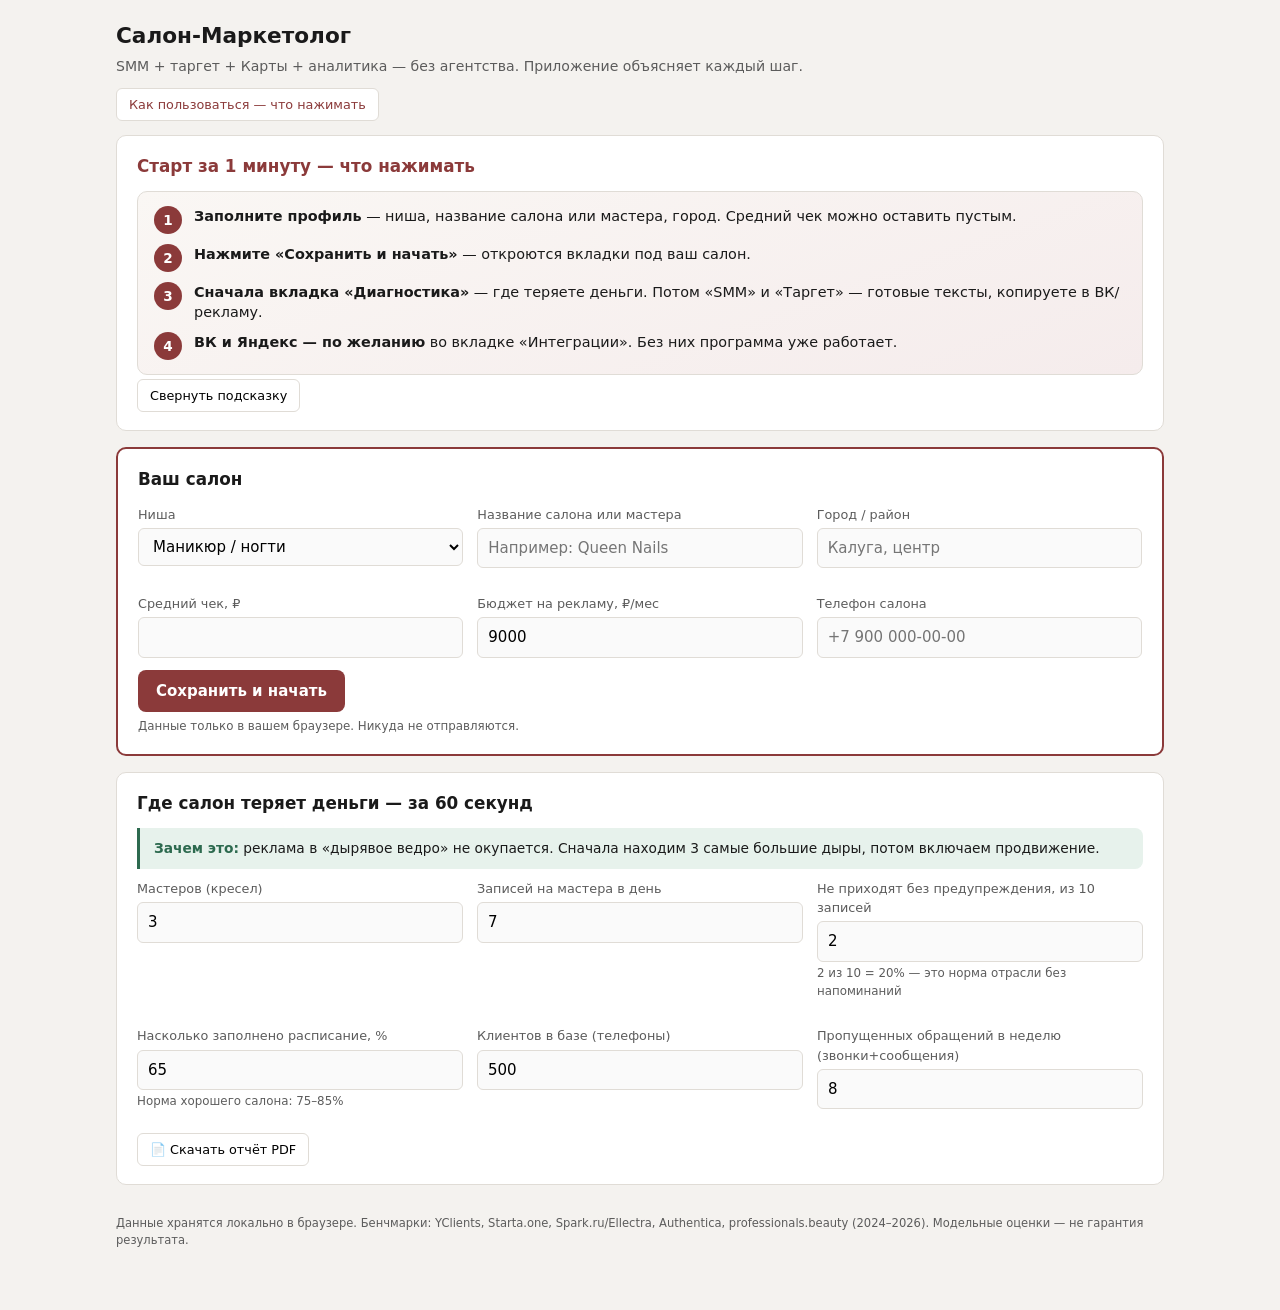
<file: docs/index.html>
<!DOCTYPE html>
<html lang="ru">
<head>
  <meta charset="UTF-8">
  <meta name="viewport" content="width=device-width, initial-scale=1">
  <title>Салон-Маркетолог — всё продвижение в одном месте</title>
  <link rel="stylesheet" href="styles.css">
</head>
<body>
  <div class="wrap">
    <header class="app-head">
      <h1>Салон-Маркетолог</h1>
      <div class="sub">SMM + таргет + Карты + аналитика — без агентства. Приложение объясняет каждый шаг.</div>
      <button type="button" class="ghost howto-toggle" id="howto-toggle">Как пользоваться — что нажимать</button>
    </header>

    <!-- Всегда видно: короткое «что нажимать» (не прячется после сохранения профиля) -->
    <div class="card howto-card" id="howto-panel">
      <h2>Старт за 1 минуту — что нажимать</h2>
      <div class="howto" id="howto-start">
        <div class="howto-step"><span class="howto-num">1</span><div><b>Заполните профиль</b> — ниша, название салона или мастера, город. Средний чек можно оставить пустым.</div></div>
        <div class="howto-step"><span class="howto-num">2</span><div><b>Нажмите «Сохранить и начать»</b> — откроются вкладки под ваш салон.</div></div>
        <div class="howto-step"><span class="howto-num">3</span><div><b>Сначала вкладка «Диагностика»</b> — где теряете деньги. Потом «SMM» и «Таргет» — готовые тексты, копируете в ВК/рекламу.</div></div>
        <div class="howto-step"><span class="howto-num">4</span><div><b>ВК и Яндекс — по желанию</b> во вкладке «Интеграции». Без них программа уже работает.</div></div>
      </div>
      <button type="button" class="ghost" id="howto-hide">Свернуть подсказку</button>
    </div>

    <!-- Онбординг -->
    <div class="card" id="onboarding">
      <h2>Ваш салон</h2>
      <div class="grid grid-3">
        <div class="field">
          <label for="p-niche">Ниша</label>
          <select id="p-niche"></select>
        </div>
        <div class="field">
          <label for="p-salon">Название салона или мастера</label>
          <input type="text" id="p-salon" placeholder="Например: Queen Nails">
        </div>
        <div class="field">
          <label for="p-city">Город / район</label>
          <input type="text" id="p-city" placeholder="Калуга, центр">
        </div>
        <div class="field">
          <label for="p-check">Средний чек, ₽</label>
          <input type="number" id="p-check" min="300" max="50000" step="100">
        </div>
        <div class="field">
          <label for="p-budget">Бюджет на рекламу, ₽/мес</label>
          <input type="number" id="p-budget" min="0" max="1000000" step="500" value="9000">
        </div>
        <div class="field">
          <label for="p-phone">Телефон салона</label>
          <input type="text" id="p-phone" placeholder="+7 900 000-00-00">
        </div>
      </div>
      <button class="primary" id="p-save">Сохранить и начать</button>
      <div class="hint" style="margin-top:6px">Данные только в вашем браузере. Никуда не отправляются.</div>
    </div>

    <div class="card first-tip" id="first-tip" hidden>
      <div class="howto-inline">
        <b>Что дальше:</b>
        смотрите вкладку <b>Диагностика</b> → потом <b>SMM</b> (посты) → <b>Таргет</b> (реклама).
        ВК/Яндекс подключайте во вкладке <b>Интеграции</b>, когда будете готовы.
        <button type="button" class="ghost" id="first-tip-close">Понятно</button>
      </div>
    </div>

    <div id="profile-bar" style="display:none"></div>

    <nav class="tabs" id="tabs" style="display:none">
      <button data-tab="diag" class="active">📉 Диагностика</button>
      <button data-tab="smm">📝 SMM и контент</button>
      <button data-tab="ads">🎯 Таргет и реклама</button>
      <button data-tab="local">📍 Карты и отзывы</button>
      <button data-tab="analytics">📊 Аналитика</button>
      <button data-tab="integrations">🔌 Интеграции</button>
    </nav>

    <!-- Диагностика -->
    <section class="tab-panel active" id="tab-diag">
      <div class="card">
        <h2>Где салон теряет деньги — за 60 секунд</h2>
        <div class="explain"><b>Зачем это:</b> реклама в «дырявое ведро» не окупается. Сначала находим 3 самые большие дыры, потом включаем продвижение.</div>
        <div class="grid grid-3">
          <div class="field">
            <label for="d-masters">Мастеров (кресел)</label>
            <input type="number" id="d-masters" min="1" max="50" value="3">
          </div>
          <div class="field">
            <label for="d-appts">Записей на мастера в день</label>
            <input type="number" id="d-appts" min="1" max="20" value="7">
          </div>
          <div class="field">
            <label for="d-noshow">Не приходят без предупреждения, из 10 записей</label>
            <input type="number" id="d-noshow" min="0" max="10" value="2" step="0.5">
            <div class="hint">2 из 10 = 20% — это норма отрасли без напоминаний</div>
          </div>
          <div class="field">
            <label for="d-util">Насколько заполнено расписание, %</label>
            <input type="number" id="d-util" min="20" max="100" value="65">
            <div class="hint">Норма хорошего салона: 75–85%</div>
          </div>
          <div class="field">
            <label for="d-base">Клиентов в базе (телефоны)</label>
            <input type="number" id="d-base" min="0" max="100000" value="500">
          </div>
          <div class="field">
            <label for="d-missed">Пропущенных обращений в неделю (звонки+сообщения)</label>
            <input type="number" id="d-missed" min="0" max="500" value="8">
          </div>
        </div>
        <div id="diag-result"></div>
        <button class="ghost no-print" id="pdf-diag" style="margin-top:10px">📄 Скачать отчёт PDF</button>
      </div>
    </section>

    <!-- SMM -->
    <section class="tab-panel" id="tab-smm">
      <div class="card">
        <h2>Контент-план на 14 дней — готовые тексты</h2>
        <div class="explain"><b>Как пользоваться:</b> нажмите «Сгенерировать» — получите 14 постов под вашу нишу с ценами и городом. Кнопка «Копировать» — и пост готов к публикации в ВК. Публикуйте 3–4 поста в неделю + сторис по подсказкам.</div>
        <div class="grid grid-3">
          <div class="field">
            <label for="smm-service">Услуга для акцента</label>
            <select id="smm-service"></select>
          </div>
          <div class="field">
            <label for="smm-price">Цена услуги, ₽</label>
            <input type="number" id="smm-price" min="300" step="100">
          </div>
          <div class="field" style="align-self:end">
            <button class="primary" id="smm-gen">Сгенерировать план</button>
          </div>
        </div>
        <div id="smm-plan"></div>
      </div>
      <div class="card">
        <h2>Оформление сообщества ВК — чеклист</h2>
        <div id="smm-checklist"></div>
      </div>
    </section>

    <!-- Таргет -->
    <section class="tab-panel" id="tab-ads">
      <div class="card">
        <h2>Прогноз: что даст ваш бюджет</h2>
        <div class="explain"><b>Простыми словами:</b> CPL — сколько стоит одна заявка (человек написал/позвонил). Мы делим ваш бюджет на CPL вашей ниши и получаем вилку заявок. Заявка ≠ запись: обычно записывается 50–70% написавших.</div>
        <div class="grid grid-3">
          <div class="field">
            <label for="ads-budget">Бюджет, ₽/мес</label>
            <input type="number" id="ads-budget" min="1000" step="500">
          </div>
          <div class="field">
            <label for="ads-split">Куда направить</label>
            <select id="ads-split">
              <option value="vk">Только ВК</option>
              <option value="yandex">Только Яндекс</option>
              <option value="both" selected>ВК + Яндекс (70/30)</option>
            </select>
          </div>
          <div class="field" style="align-self:end">
            <button class="primary" id="ads-calc">Посчитать прогноз</button>
          </div>
        </div>
        <div id="ads-forecast"></div>
      </div>
      <div class="card">
        <h2>Готовые объявления под вашу нишу</h2>
        <div id="ads-templates"></div>
      </div>
      <div class="card">
        <h2>UTM-метки — чтобы видеть, откуда заявки</h2>
        <div class="explain"><b>Зачем:</b> UTM — это «бирка» на ссылке. По ней в статистике видно: заявка пришла из ВК или из Яндекса. Без меток вы не узнаете, какую рекламу выключить.</div>
        <div class="grid grid-3">
          <div class="field">
            <label for="utm-url">Ссылка (сайт или группа ВК)</label>
            <input type="text" id="utm-url" placeholder="https://vk.com/vash_salon">
          </div>
          <div class="field">
            <label for="utm-source">Источник</label>
            <select id="utm-source">
              <option value="vk">vk</option>
              <option value="yandex">yandex</option>
              <option value="2gis">2gis</option>
              <option value="qr">qr (офлайн)</option>
            </select>
          </div>
          <div class="field">
            <label for="utm-campaign">Название кампании (латиницей)</label>
            <input type="text" id="utm-campaign" value="manicure_june" placeholder="manicure_june">
          </div>
        </div>
        <button class="ghost" id="utm-gen">Собрать ссылку</button>
        <div id="utm-result"></div>
      </div>
    </section>

    <!-- Локалка -->
    <section class="tab-panel" id="tab-local">
      <div class="card">
        <h2>Яндекс.Карты — главный бесплатный канал</h2>
        <div class="explain"><b>Факт:</b> клиентки ищут «маникюр рядом» на Картах чаще, чем в соцсетях. Карточка с рейтингом 4,5+ и полным прайсом даёт записи бесплатно. Отмечайте выполненное — прогресс сохраняется.</div>
        <div id="cl-yandexMaps"></div>
      </div>
      <div class="card">
        <h2>2ГИС</h2>
        <div id="cl-gis"></div>
      </div>
      <div class="card">
        <h2>Сбор отзывов — система, не разовая акция</h2>
        <div id="cl-reviews"></div>
        <h3>Готовые скрипты</h3>
        <div id="review-scripts"></div>
      </div>
    </section>

    <!-- Аналитика -->
    <section class="tab-panel" id="tab-analytics">
      <div class="card">
        <h2>Итоги недели — введите 6 цифр, получите вердикт</h2>
        <div class="explain"><b>Откуда брать цифры:</b> показы и клики — из рекламного кабинета ВК/Яндекса; заявки — сколько написали/позвонили; записи — сколько реально записались; пришли — сколько дошло.</div>
        <div class="grid grid-3">
          <div class="field">
            <label for="an-spend">Потрачено на рекламу, ₽</label>
            <input type="number" id="an-spend" min="0" value="2500">
          </div>
          <div class="field">
            <label for="an-imp">Показы</label>
            <input type="number" id="an-imp" min="0" value="20000">
          </div>
          <div class="field">
            <label for="an-clicks">Клики / переходы</label>
            <input type="number" id="an-clicks" min="0" value="120">
          </div>
          <div class="field">
            <label for="an-leads">Заявки (написали/позвонили)</label>
            <input type="number" id="an-leads" min="0" value="9">
          </div>
          <div class="field">
            <label for="an-books">Записались</label>
            <input type="number" id="an-books" min="0" value="5">
          </div>
          <div class="field">
            <label for="an-visits">Пришли (визиты)</label>
            <input type="number" id="an-visits" min="0" value="4">
          </div>
        </div>
        <button class="primary" id="an-calc">Разобрать неделю</button>
        <div id="an-result"></div>
        <button class="ghost no-print" id="pdf-analytics" style="margin-top:10px">📄 Скачать отчёт PDF</button>
      </div>
    </section>

    <!-- Интеграции -->
    <section class="tab-panel" id="tab-integrations">
      <div class="card" id="file-warn" style="display:none">
        <div class="warn-box"><b>Важно:</b> запустите <b>ЗАПУСК.bat</b> — тогда подключение рекламы работает из приложения.</div>
      </div>
      <div class="card">
        <h2>Подключите рекламу — 1 минута</h2>
        <div class="explain">Всё делается <b>здесь, в приложении</b>. Основной экран не закрывается. Войдите в свой аккаунт в маленьком окне — или вставьте ключ доступа.</div>
        <input type="hidden" id="oauth-backend" value="http://127.0.0.1:8000">
        <div class="connect-cards">
          <div class="connect-card" id="card-vk">
            <div class="connect-icon">ВК</div>
            <h3>ВКонтакте</h3>
            <p class="connect-desc">Реклама в ленте и сторис</p>
            <div id="oauth-vk-badge" class="connect-status">не подключено</div>
            <button class="primary connect-btn" id="oauth-vk-connect">Подключить ВКонтакте</button>
            <button class="ghost connect-disconnect" id="oauth-vk-disconnect">Отключить</button>
          </div>
          <div class="connect-card" id="card-yandex">
            <div class="connect-icon ya">Я</div>
            <h3>Яндекс.Директ</h3>
            <p class="connect-desc">Реклама в поиске и на сайтах</p>
            <div id="oauth-yandex-badge" class="connect-status">не подключено</div>
            <button class="primary connect-btn" id="oauth-yandex-connect">Подключить Яндекс</button>
            <button class="ghost connect-disconnect" id="oauth-yandex-disconnect">Отключить</button>
          </div>
        </div>
      </div>
      <div class="card">
        <h2>Справка по шагам</h2>
        <div class="explain">Если автоподключение не нужно — раскройте карточки ниже. Там те же действия, но вручную.</div>
        <div id="int-list"></div>
      </div>
    </section>

    <footer>
      Данные хранятся локально в браузере. Бенчмарки: YClients, Starta.one, Spark.ru/Ellectra, Authentica, professionals.beauty (2024–2026). Модельные оценки — не гарантия результата.
    </footer>
  </div>

  <div class="toast" id="toast"></div>
  <div id="print-area" class="print-only" aria-hidden="true"></div>

  <!-- Мастер подключения — клиент остаётся в приложении -->
  <div class="connect-modal" id="connect-modal" hidden>
    <div class="connect-modal-box card">
      <button class="connect-modal-close" id="connect-modal-close" type="button" aria-label="Закрыть">×</button>
      <h2 id="connect-modal-title">Подключение</h2>
      <div id="connect-modal-body">
        <div class="connect-steps" id="connect-steps"></div>
        <div class="connect-actions">
          <button class="primary" id="connect-modal-start">Открыть окно входа</button>
          <button class="ghost" id="connect-modal-key-toggle">У меня есть ключ доступа</button>
        </div>
        <div id="connect-key-form" hidden>
          <label for="connect-key-input">Вставьте ключ из кабинета (остаётесь в приложении)</label>
          <input type="password" id="connect-key-input" placeholder="Ключ доступа" autocomplete="off">
          <button class="primary" id="connect-key-save" style="margin-top:10px">Сохранить ключ</button>
        </div>
      </div>
      <div id="connect-modal-wait" hidden>
        <p><b>Ждём вход…</b> Открылось маленькое окно — войдите в аккаунт и нажмите «Разрешить».</p>
        <p class="hint">Эта страница не закрывается. Окно входа закроется само.</p>
        <button class="primary" id="connect-modal-check">Я вошёл — проверить</button>
        <button class="ghost" id="connect-modal-cancel">Отмена</button>
      </div>
      <div id="connect-modal-msg" class="warn-box" hidden></div>
    </div>
  </div>

  <script src="data.js"></script>
  <script src="app.js"></script>
</body>
</html>
</file>
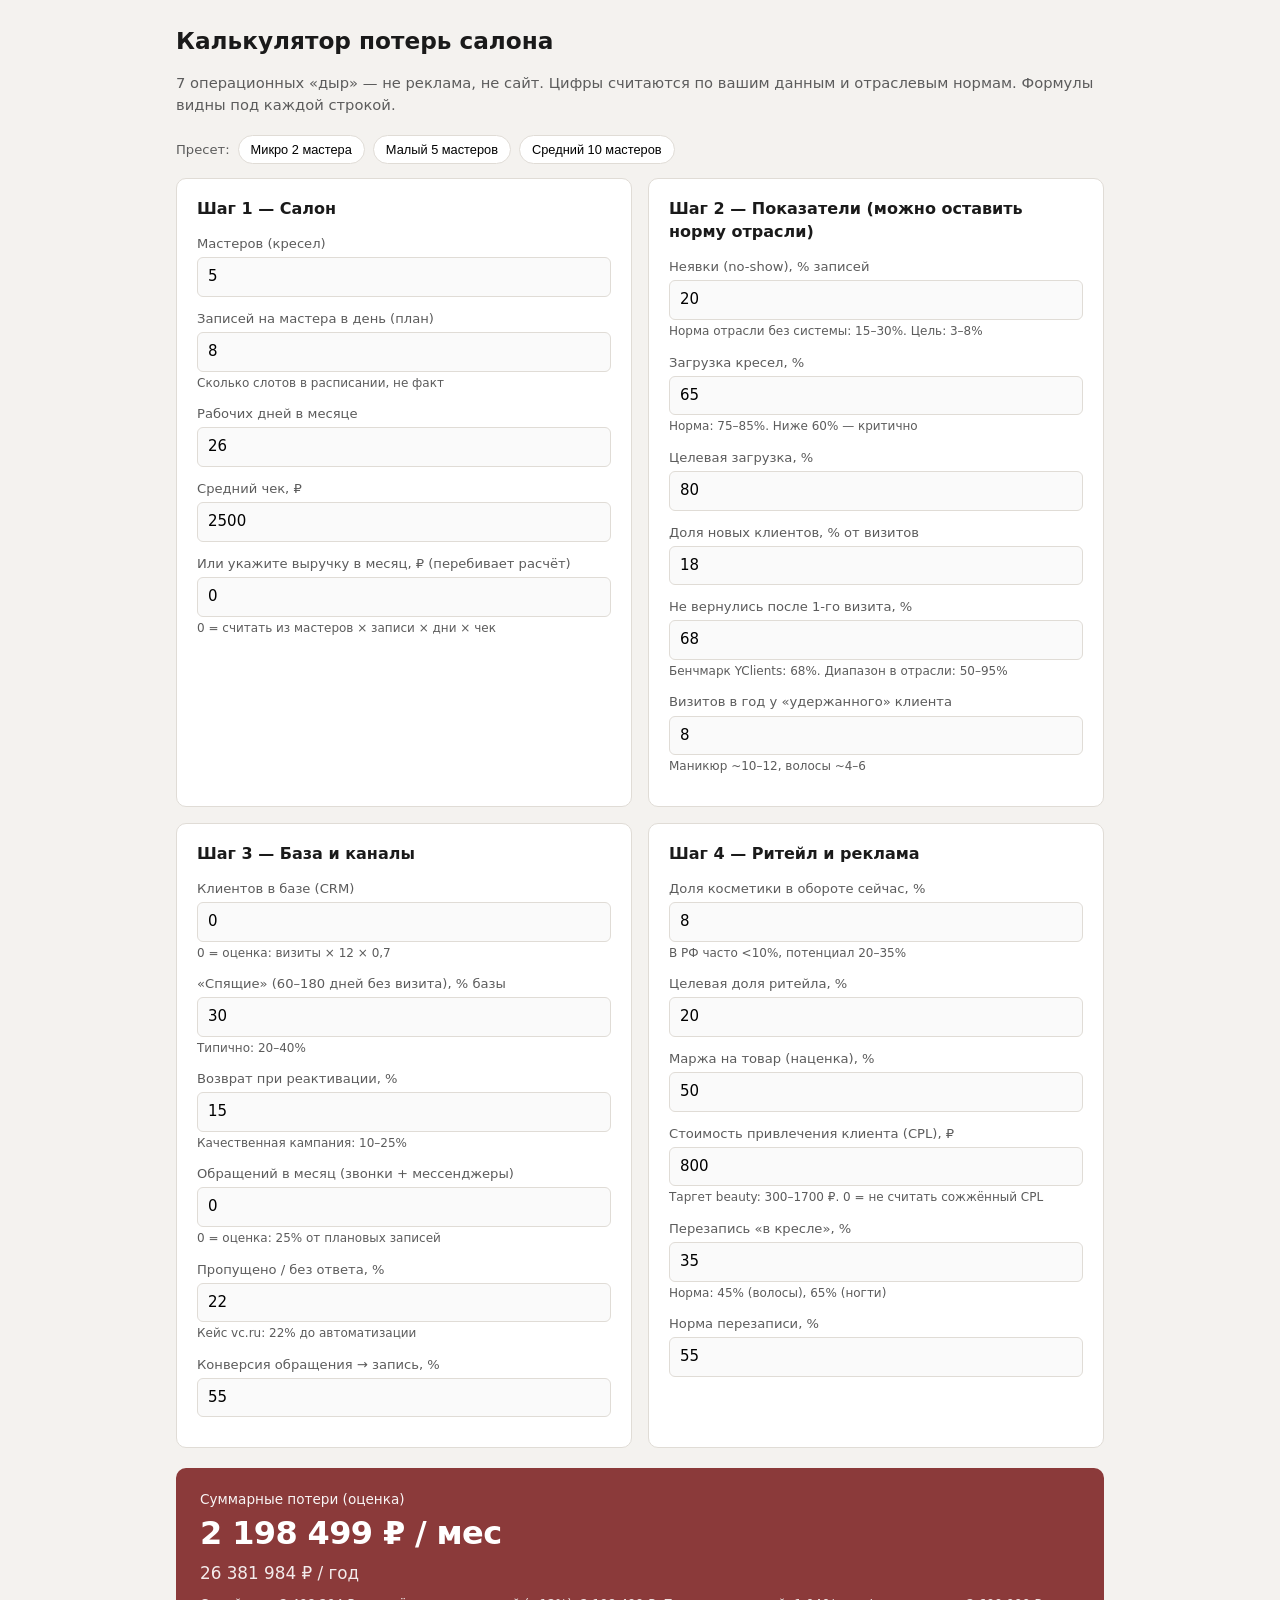
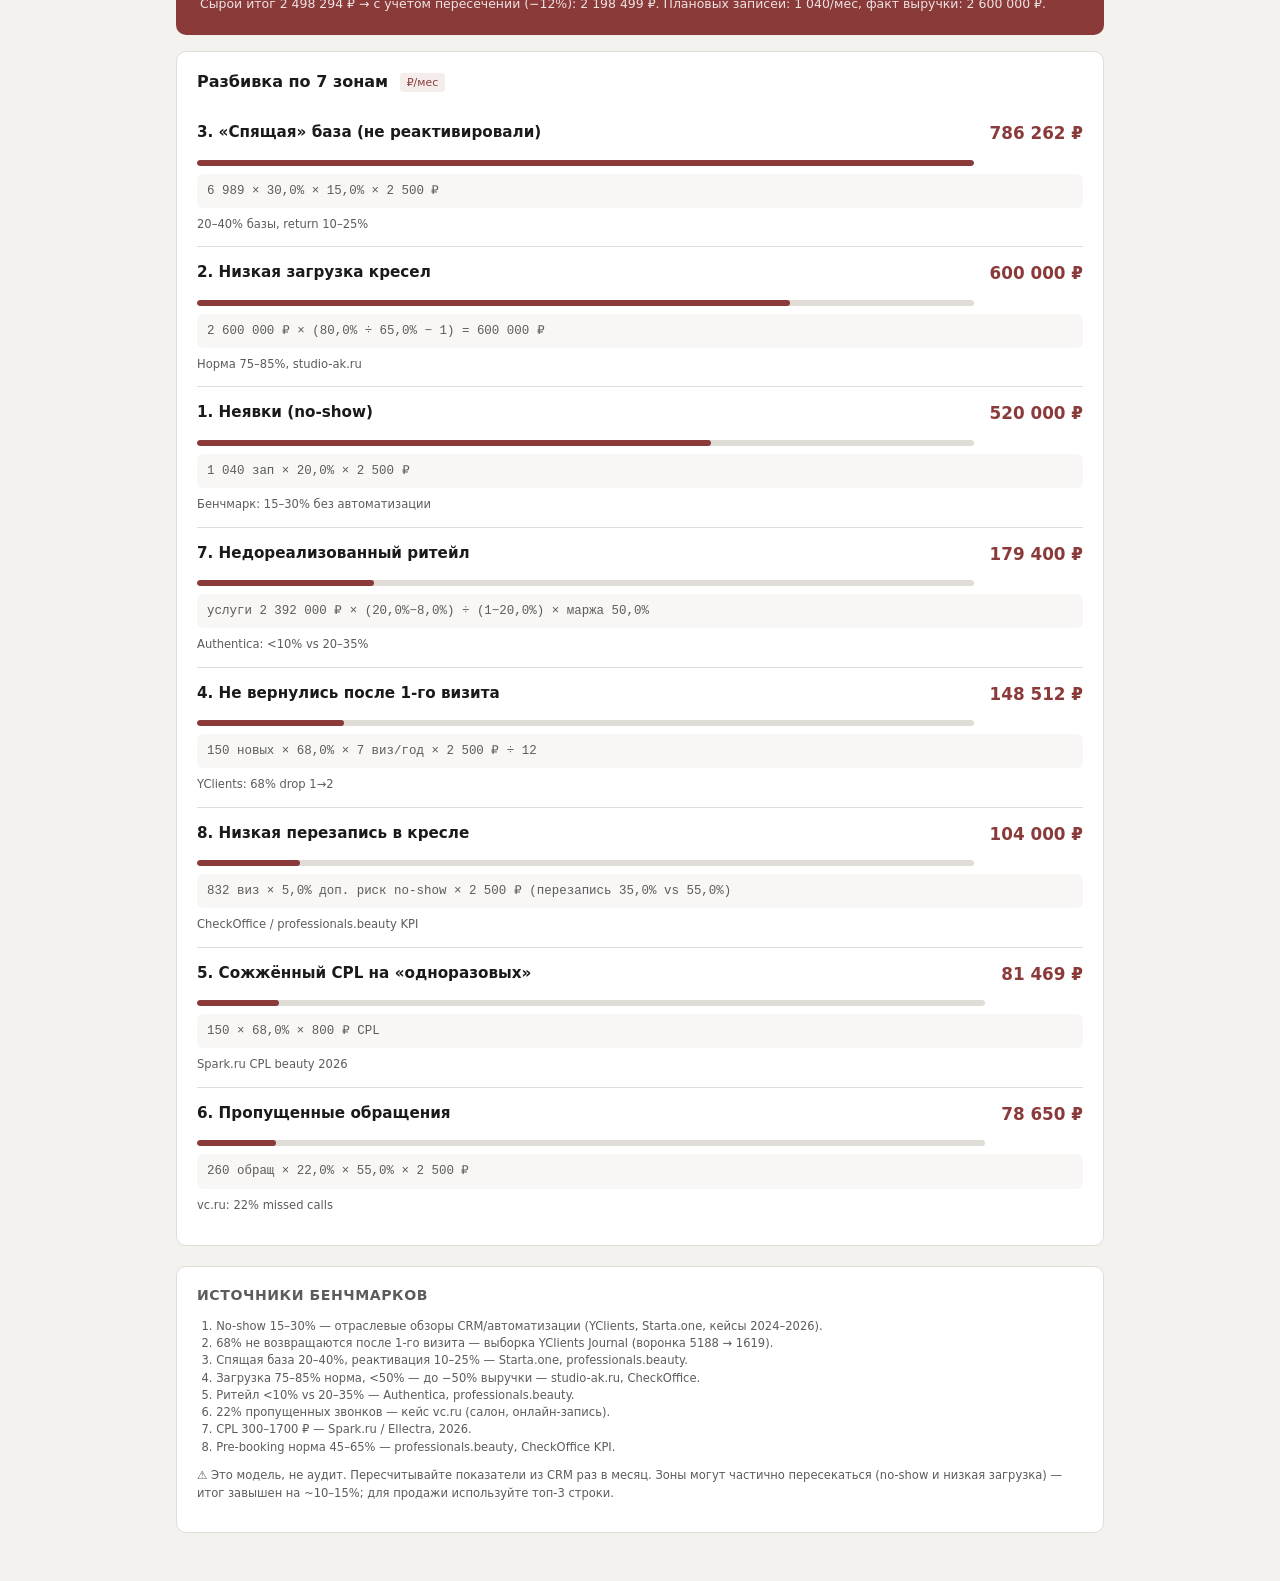
<file: tools/salon-loss-calculator/index.html>
<!DOCTYPE html>
<html lang="ru">
<head>
  <meta charset="UTF-8">
  <meta name="viewport" content="width=device-width, initial-scale=1">
  <title>Калькулятор потерь салона — 7 дыр</title>
  <style>
    :root {
      --bg: #f4f2ef;
      --card: #fff;
      --text: #1a1a1a;
      --muted: #5c5c5c;
      --line: #e0dcd6;
      --accent: #8b3a3a;
      --accent-soft: #f5ecec;
      --ok: #2d6a4f;
      --warn: #b45309;
      --radius: 10px;
      --font: "Segoe UI", system-ui, sans-serif;
    }
    * { box-sizing: border-box; }
    body {
      margin: 0;
      font-family: var(--font);
      background: var(--bg);
      color: var(--text);
      line-height: 1.45;
      font-size: 15px;
    }
    .wrap { max-width: 960px; margin: 0 auto; padding: 24px 16px 48px; }
    h1 { font-size: 1.45rem; font-weight: 650; margin: 0 0 6px; }
    .sub { color: var(--muted); font-size: 0.92rem; margin-bottom: 20px; }
    .grid { display: grid; gap: 16px; }
    @media (min-width: 720px) {
      .grid-2 { grid-template-columns: 1fr 1fr; }
    }
    .card {
      background: var(--card);
      border: 1px solid var(--line);
      border-radius: var(--radius);
      padding: 18px 20px;
    }
    .card h2 { font-size: 1rem; margin: 0 0 14px; font-weight: 650; }
    .card h3 { font-size: 0.88rem; margin: 0 0 8px; color: var(--muted); text-transform: uppercase; letter-spacing: 0.04em; }
    label {
      display: block;
      font-size: 0.82rem;
      color: var(--muted);
      margin-bottom: 4px;
    }
    .field { margin-bottom: 12px; }
    input[type="number"], select {
      width: 100%;
      padding: 8px 10px;
      border: 1px solid var(--line);
      border-radius: 6px;
      font: inherit;
      background: #fafafa;
    }
    input:focus, select:focus {
      outline: 2px solid var(--accent-soft);
      border-color: var(--accent);
    }
    .hint { font-size: 0.75rem; color: var(--muted); margin-top: 3px; }
    .total-box {
      background: var(--accent);
      color: #fff;
      border-radius: var(--radius);
      padding: 22px 24px;
      margin-top: 8px;
    }
    .total-box .big { font-size: 2rem; font-weight: 700; letter-spacing: -0.02em; }
    .total-box .year { opacity: 0.9; font-size: 1.05rem; margin-top: 4px; }
    .loss-row {
      display: grid;
      grid-template-columns: 1fr auto;
      gap: 8px 16px;
      align-items: start;
      padding: 14px 0;
      border-bottom: 1px solid var(--line);
    }
    .loss-row:last-child { border-bottom: none; }
    .loss-name { font-weight: 600; font-size: 0.95rem; }
    .loss-val { font-weight: 700; font-size: 1.05rem; white-space: nowrap; color: var(--accent); text-align: right; }
    .loss-formula {
      grid-column: 1 / -1;
      font-size: 0.78rem;
      color: var(--muted);
      font-family: ui-monospace, monospace;
      background: #f8f7f5;
      padding: 8px 10px;
      border-radius: 6px;
      word-break: break-word;
    }
    .loss-source { grid-column: 1 / -1; font-size: 0.72rem; color: var(--muted); }
    .bar-wrap { margin-top: 6px; height: 6px; background: var(--line); border-radius: 3px; overflow: hidden; }
    .bar { height: 100%; background: var(--accent); border-radius: 3px; }
    .preset-row { display: flex; flex-wrap: wrap; gap: 8px; margin-bottom: 14px; }
    .preset-btn {
      border: 1px solid var(--line);
      background: #fff;
      padding: 6px 12px;
      border-radius: 999px;
      font-size: 0.8rem;
      cursor: pointer;
    }
    .preset-btn:hover { border-color: var(--accent); background: var(--accent-soft); }
    .footnote {
      margin-top: 20px;
      font-size: 0.72rem;
      color: var(--muted);
      line-height: 1.5;
    }
    .footnote ol { padding-left: 1.2rem; }
    @media print {
      body { background: #fff; }
      .preset-row, .no-print { display: none; }
      .card { break-inside: avoid; }
    }
    .badge {
      display: inline-block;
      font-size: 0.68rem;
      padding: 2px 7px;
      border-radius: 4px;
      background: var(--accent-soft);
      color: var(--accent);
      margin-left: 6px;
      vertical-align: middle;
      font-weight: 500;
    }
  </style>
</head>
<body>
  <div class="wrap">
    <h1>Калькулятор потерь салона</h1>
    <p class="sub">7 операционных «дыр» — не реклама, не сайт. Цифры считаются по вашим данным и отраслевым нормам. Формулы видны под каждой строкой.</p>

    <div class="preset-row no-print">
      <span style="font-size:0.82rem;color:var(--muted);align-self:center">Пресет:</span>
      <button type="button" class="preset-btn" data-preset="micro">Микро 2 мастера</button>
      <button type="button" class="preset-btn" data-preset="small">Малый 5 мастеров</button>
      <button type="button" class="preset-btn" data-preset="medium">Средний 10 мастеров</button>
    </div>

    <div class="grid grid-2">
      <div class="card">
        <h2>Шаг 1 — Салон</h2>
        <div class="field">
          <label for="masters">Мастеров (кресел)</label>
          <input type="number" id="masters" min="1" max="50" value="5" step="1">
        </div>
        <div class="field">
          <label for="appts">Записей на мастера в день (план)</label>
          <input type="number" id="appts" min="1" max="20" value="8" step="1">
          <div class="hint">Сколько слотов в расписании, не факт</div>
        </div>
        <div class="field">
          <label for="days">Рабочих дней в месяце</label>
          <input type="number" id="days" min="20" max="31" value="26" step="1">
        </div>
        <div class="field">
          <label for="check">Средний чек, ₽</label>
          <input type="number" id="check" min="500" max="50000" value="2500" step="100">
        </div>
        <div class="field">
          <label for="revenue">Или укажите выручку в месяц, ₽ (перебивает расчёт)</label>
          <input type="number" id="revenue" min="0" max="50000000" value="0" step="1000">
          <div class="hint">0 = считать из мастеров × записи × дни × чек</div>
        </div>
      </div>

      <div class="card">
        <h2>Шаг 2 — Показатели (можно оставить норму отрасли)</h2>
        <div class="field">
          <label for="noshow">Неявки (no-show), % записей</label>
          <input type="number" id="noshow" min="0" max="60" value="20" step="1">
          <div class="hint">Норма отрасли без системы: 15–30%. Цель: 3–8%</div>
        </div>
        <div class="field">
          <label for="util">Загрузка кресел, %</label>
          <input type="number" id="util" min="20" max="100" value="65" step="1">
          <div class="hint">Норма: 75–85%. Ниже 60% — критично</div>
        </div>
        <div class="field">
          <label for="utilTarget">Целевая загрузка, %</label>
          <input type="number" id="utilTarget" min="50" max="95" value="80" step="1">
        </div>
        <div class="field">
          <label for="newShare">Доля новых клиентов, % от визитов</label>
          <input type="number" id="newShare" min="5" max="80" value="18" step="1">
        </div>
        <div class="field">
          <label for="drop12">Не вернулись после 1-го визита, %</label>
          <input type="number" id="drop12" min="30" max="95" value="68" step="1">
          <div class="hint">Бенчмарк YClients: 68%. Диапазон в отрасли: 50–95%</div>
        </div>
        <div class="field">
          <label for="visitsYear">Визитов в год у «удержанного» клиента</label>
          <input type="number" id="visitsYear" min="2" max="30" value="8" step="1">
          <div class="hint">Маникюр ~10–12, волосы ~4–6</div>
        </div>
      </div>

      <div class="card">
        <h2>Шаг 3 — База и каналы</h2>
        <div class="field">
          <label for="base">Клиентов в базе (CRM)</label>
          <input type="number" id="base" min="0" max="100000" value="0" step="50">
          <div class="hint">0 = оценка: визиты × 12 × 0,7</div>
        </div>
        <div class="field">
          <label for="sleepPct">«Спящие» (60–180 дней без визита), % базы</label>
          <input type="number" id="sleepPct" min="5" max="70" value="30" step="1">
          <div class="hint">Типично: 20–40%</div>
        </div>
        <div class="field">
          <label for="reactRate">Возврат при реактивации, %</label>
          <input type="number" id="reactRate" min="3" max="40" value="15" step="1">
          <div class="hint">Качественная кампания: 10–25%</div>
        </div>
        <div class="field">
          <label for="leads">Обращений в месяц (звонки + мессенджеры)</label>
          <input type="number" id="leads" min="0" max="5000" value="0" step="10">
          <div class="hint">0 = оценка: 25% от плановых записей</div>
        </div>
        <div class="field">
          <label for="missedPct">Пропущено / без ответа, %</label>
          <input type="number" id="missedPct" min="0" max="50" value="22" step="1">
          <div class="hint">Кейс vc.ru: 22% до автоматизации</div>
        </div>
        <div class="field">
          <label for="leadConv">Конверсия обращения → запись, %</label>
          <input type="number" id="leadConv" min="10" max="90" value="55" step="1">
        </div>
      </div>

      <div class="card">
        <h2>Шаг 4 — Ритейл и реклама</h2>
        <div class="field">
          <label for="retailPct">Доля косметики в обороте сейчас, %</label>
          <input type="number" id="retailPct" min="0" max="50" value="8" step="1">
          <div class="hint">В РФ часто &lt;10%, потенциал 20–35%</div>
        </div>
        <div class="field">
          <label for="retailTarget">Целевая доля ритейла, %</label>
          <input type="number" id="retailTarget" min="5" max="50" value="20" step="1">
        </div>
        <div class="field">
          <label for="retailMargin">Маржа на товар (наценка), %</label>
          <input type="number" id="retailMargin" min="20" max="90" value="50" step="5">
        </div>
        <div class="field">
          <label for="cpl">Стоимость привлечения клиента (CPL), ₽</label>
          <input type="number" id="cpl" min="0" max="10000" value="800" step="50">
          <div class="hint">Таргет beauty: 300–1700 ₽. 0 = не считать сожжённый CPL</div>
        </div>
        <div class="field">
          <label for="prebook">Перезапись «в кресле», %</label>
          <input type="number" id="prebook" min="0" max="100" value="35" step="1">
          <div class="hint">Норма: 45% (волосы), 65% (ногти)</div>
        </div>
        <div class="field">
          <label for="prebookNorm">Норма перезаписи, %</label>
          <input type="number" id="prebookNorm" min="30" max="90" value="55" step="1">
        </div>
      </div>
    </div>

    <div class="total-box" style="margin-top:20px">
      <div style="font-size:0.85rem;opacity:0.95">Суммарные потери (оценка)</div>
      <div class="big" id="totalMonth">—</div>
      <div class="year" id="totalYear">—</div>
      <div style="font-size:0.78rem;margin-top:10px;opacity:0.85" id="totalNote"></div>
    </div>

    <div class="card" style="margin-top:16px">
      <h2>Разбивка по 7 зонам <span class="badge">₽/мес</span></h2>
      <div id="breakdown"></div>
    </div>

    <div class="card footnote">
      <h3>Источники бенчмарков</h3>
      <ol>
        <li>No-show 15–30% — отраслевые обзоры CRM/автоматизации (YClients, Starta.one, кейсы 2024–2026).</li>
        <li>68% не возвращаются после 1-го визита — выборка YClients Journal (воронка 5188 → 1619).</li>
        <li>Спящая база 20–40%, реактивация 10–25% — Starta.one, professionals.beauty.</li>
        <li>Загрузка 75–85% норма, &lt;50% — до −50% выручки — studio-ak.ru, CheckOffice.</li>
        <li>Ритейл &lt;10% vs 20–35% — Authentica, professionals.beauty.</li>
        <li>22% пропущенных звонков — кейс vc.ru (салон, онлайн-запись).</li>
        <li>CPL 300–1700 ₽ — Spark.ru / Ellectra, 2026.</li>
        <li>Pre-booking норма 45–65% — professionals.beauty, CheckOffice KPI.</li>
      </ol>
      <p style="margin-top:10px">⚠ Это модель, не аудит. Пересчитывайте показатели из CRM раз в месяц. Зоны могут частично пересекаться (no-show и низкая загрузка) — итог завышен на ~10–15%; для продажи используйте топ-3 строки.</p>
    </div>
  </div>

  <script>
    const $ = (id) => document.getElementById(id);

    const PRESETS = {
      micro: { masters: 2, appts: 6, days: 26, check: 1800, noshow: 22, util: 60, newShare: 22, base: 400, leads: 80 },
      small: { masters: 5, appts: 8, days: 26, check: 2500, noshow: 20, util: 65, newShare: 18, base: 1200, leads: 200 },
      medium: { masters: 10, appts: 9, days: 26, check: 2800, noshow: 18, util: 72, newShare: 15, base: 3500, leads: 450 },
    };

    function num(id) {
      const v = parseFloat($(id).value);
      return Number.isFinite(v) ? v : 0;
    }

    function fmt(n) {
      if (!Number.isFinite(n) || n < 0) return '—';
      return Math.round(n).toLocaleString('ru-RU') + ' ₽';
    }

    function pct(n) {
      return (n * 100).toFixed(1).replace('.', ',') + '%';
    }

    function calc() {
      const masters = num('masters');
      const appts = num('appts');
      const days = num('days');
      const check = num('check');
      let revenue = num('revenue');

      const plannedAppts = masters * appts * days;
      const grossRevenue = plannedAppts * check;
      if (revenue <= 0) revenue = grossRevenue;

      const noshow = num('noshow') / 100;
      const util = num('util') / 100;
      const utilTarget = num('utilTarget') / 100;
      const newShare = num('newShare') / 100;
      const drop12 = num('drop12') / 100;
      const visitsYear = num('visitsYear');
      let base = num('base');
      const sleepPct = num('sleepPct') / 100;
      const reactRate = num('reactRate') / 100;
      let leads = num('leads');
      const missedPct = num('missedPct') / 100;
      const leadConv = num('leadConv') / 100;
      const retailPct = num('retailPct') / 100;
      const retailTarget = num('retailTarget') / 100;
      const retailMargin = num('retailMargin') / 100;
      const cpl = num('cpl');
      const prebook = num('prebook') / 100;
      const prebookNorm = num('prebookNorm') / 100;

      const completedAppts = plannedAppts * (1 - noshow);
      if (base <= 0) base = Math.round(completedAppts * 12 * 0.7);
      if (leads <= 0) leads = Math.round(plannedAppts * 0.25);

      const newClientsMonth = completedAppts * newShare;

      // 1. No-show — прямой недополученный доход
      const lossNoshow = plannedAppts * noshow * check;
      const fNoshow = `${plannedAppts.toLocaleString('ru-RU')} зап × ${pct(noshow)} × ${check.toLocaleString('ru-RU')} ₽`;

      // 2. Низкая загрузка — разница до целевой утилизации
      let lossUtil = 0;
      let fUtil = 'Загрузка ≥ цели — потери 0';
      if (util > 0 && util < utilTarget) {
        const maxAtTarget = revenue * (utilTarget / util);
        lossUtil = Math.max(0, maxAtTarget - revenue);
        fUtil = `${fmt(revenue)} × (${pct(utilTarget)} ÷ ${pct(util)} − 1) = ${fmt(lossUtil)}`;
      }

      // 3. Спящая база — недополученная реактивация (консервативно: 1 визит на вернувшегося)
      const sleeping = base * sleepPct;
      const returnedPotential = sleeping * reactRate;
      const lossSleep = returnedPotential * check;
      const fSleep = `${Math.round(base).toLocaleString('ru-RU')} × ${pct(sleepPct)} × ${pct(reactRate)} × ${check.toLocaleString('ru-RU')} ₽`;

      // 4. Провал 1→2 визит — упущенные будущие визиты в год / 12
      const futureVisitsLost = Math.max(0, visitsYear - 1);
      const lossFirstVisit = newClientsMonth * drop12 * futureVisitsLost * check / 12;
      const fFirst = `${Math.round(newClientsMonth)} новых × ${pct(drop12)} × ${futureVisitsLost} виз/год × ${check.toLocaleString('ru-RU')} ₽ ÷ 12`;

      // 5. Сожжённый CPL на не вернувшихся
      let lossCpl = 0;
      let fCpl = 'CPL = 0 — не считаем';
      if (cpl > 0) {
        lossCpl = newClientsMonth * drop12 * cpl;
        fCpl = `${Math.round(newClientsMonth)} × ${pct(drop12)} × ${cpl.toLocaleString('ru-RU')} ₽ CPL`;
      }

      // 6. Пропущенные обращения
      const lostLeads = leads * missedPct;
      const lossMissed = lostLeads * leadConv * check;
      const fMissed = `${Math.round(leads)} обращ × ${pct(missedPct)} × ${pct(leadConv)} × ${check.toLocaleString('ru-RU')} ₽`;

      // 7. Ритейл — упущенная валовая прибыль (не оборот)
      let lossRetail = 0;
      let fRetail = 'Доля ритейла ≥ цели';
      if (retailTarget > retailPct) {
        const serviceRev = revenue * (1 - retailPct);
        const extraRetailTurnover = serviceRev * (retailTarget - retailPct) / (1 - retailTarget);
        lossRetail = extraRetailTurnover * retailMargin;
        fRetail = `услуги ${fmt(serviceRev)} × (${pct(retailTarget)}−${pct(retailPct)}) ÷ (1−${pct(retailTarget)}) × маржа ${pct(retailMargin)}`;
      }

      // 8. Низкая перезапись — косвенно: доп. no-show риск (упрощённо)
      let lossPrebook = 0;
      let fPrebook = 'Перезапись ≥ нормы';
      if (prebookNorm > prebook) {
        const gap = prebookNorm - prebook;
        const extraNoshowRate = gap * 0.25;
        lossPrebook = completedAppts * extraNoshowRate * check;
        fPrebook = `${Math.round(completedAppts)} виз × ${pct(extraNoshowRate)} доп. риск no-show × ${check.toLocaleString('ru-RU')} ₽ (перезапись ${pct(prebook)} vs ${pct(prebookNorm)})`;
      }

      const rows = [
        { id: 1, name: 'Неявки (no-show)', value: lossNoshow, formula: fNoshow, source: 'Бенчмарк: 15–30% без автоматизации' },
        { id: 2, name: 'Низкая загрузка кресел', value: lossUtil, formula: fUtil, source: 'Норма 75–85%, studio-ak.ru' },
        { id: 3, name: '«Спящая» база (не реактивировали)', value: lossSleep, formula: fSleep, source: '20–40% базы, return 10–25%' },
        { id: 4, name: 'Не вернулись после 1-го визита', value: lossFirstVisit, formula: fFirst, source: 'YClients: 68% drop 1→2' },
        { id: 5, name: 'Сожжённый CPL на «одноразовых»', value: lossCpl, formula: fCpl, source: 'Spark.ru CPL beauty 2026' },
        { id: 6, name: 'Пропущенные обращения', value: lossMissed, formula: fMissed, source: 'vc.ru: 22% missed calls' },
        { id: 7, name: 'Недореализованный ритейл', value: lossRetail, formula: fRetail, source: 'Authentica: &lt;10% vs 20–35%' },
        { id: 8, name: 'Низкая перезапись в кресле', value: lossPrebook, formula: fPrebook, source: 'CheckOffice / professionals.beauty KPI' },
      ];

      const totalRaw = rows.reduce((s, r) => s + r.value, 0);
      const overlapFactor = 0.88;
      const totalAdjusted = totalRaw * overlapFactor;

      $('totalMonth').textContent = fmt(totalAdjusted) + ' / мес';
      $('totalYear').textContent = fmt(totalAdjusted * 12) + ' / год';
      $('totalNote').textContent =
        `Сырой итог ${fmt(totalRaw)} → с учётом пересечений (−12%): ${fmt(totalAdjusted)}. ` +
        `Плановых записей: ${plannedAppts.toLocaleString('ru-RU')}/мес, факт выручки: ${fmt(revenue)}.`;

      const maxVal = Math.max(...rows.map(r => r.value), 1);
      $('breakdown').innerHTML = rows
        .sort((a, b) => b.value - a.value)
        .map(r => `
          <div class="loss-row">
            <div class="loss-name">${r.id}. ${r.name}</div>
            <div class="loss-val">${fmt(r.value)}</div>
            <div class="bar-wrap"><div class="bar" style="width:${Math.min(100, (r.value / maxVal) * 100)}%"></div></div>
            <div class="loss-formula">${r.formula}</div>
            <div class="loss-source">${r.source}</div>
          </div>`)
        .join('');
    }

    document.querySelectorAll('input, select').forEach(el => {
      el.addEventListener('input', calc);
    });

    document.querySelectorAll('[data-preset]').forEach(btn => {
      btn.addEventListener('click', () => {
        const p = PRESETS[btn.dataset.preset];
        if (!p) return;
        Object.entries(p).forEach(([k, v]) => {
          const el = $(k);
          if (el) el.value = v;
        });
        calc();
      });
    });

    calc();
  </script>
</body>
</html>
</file>
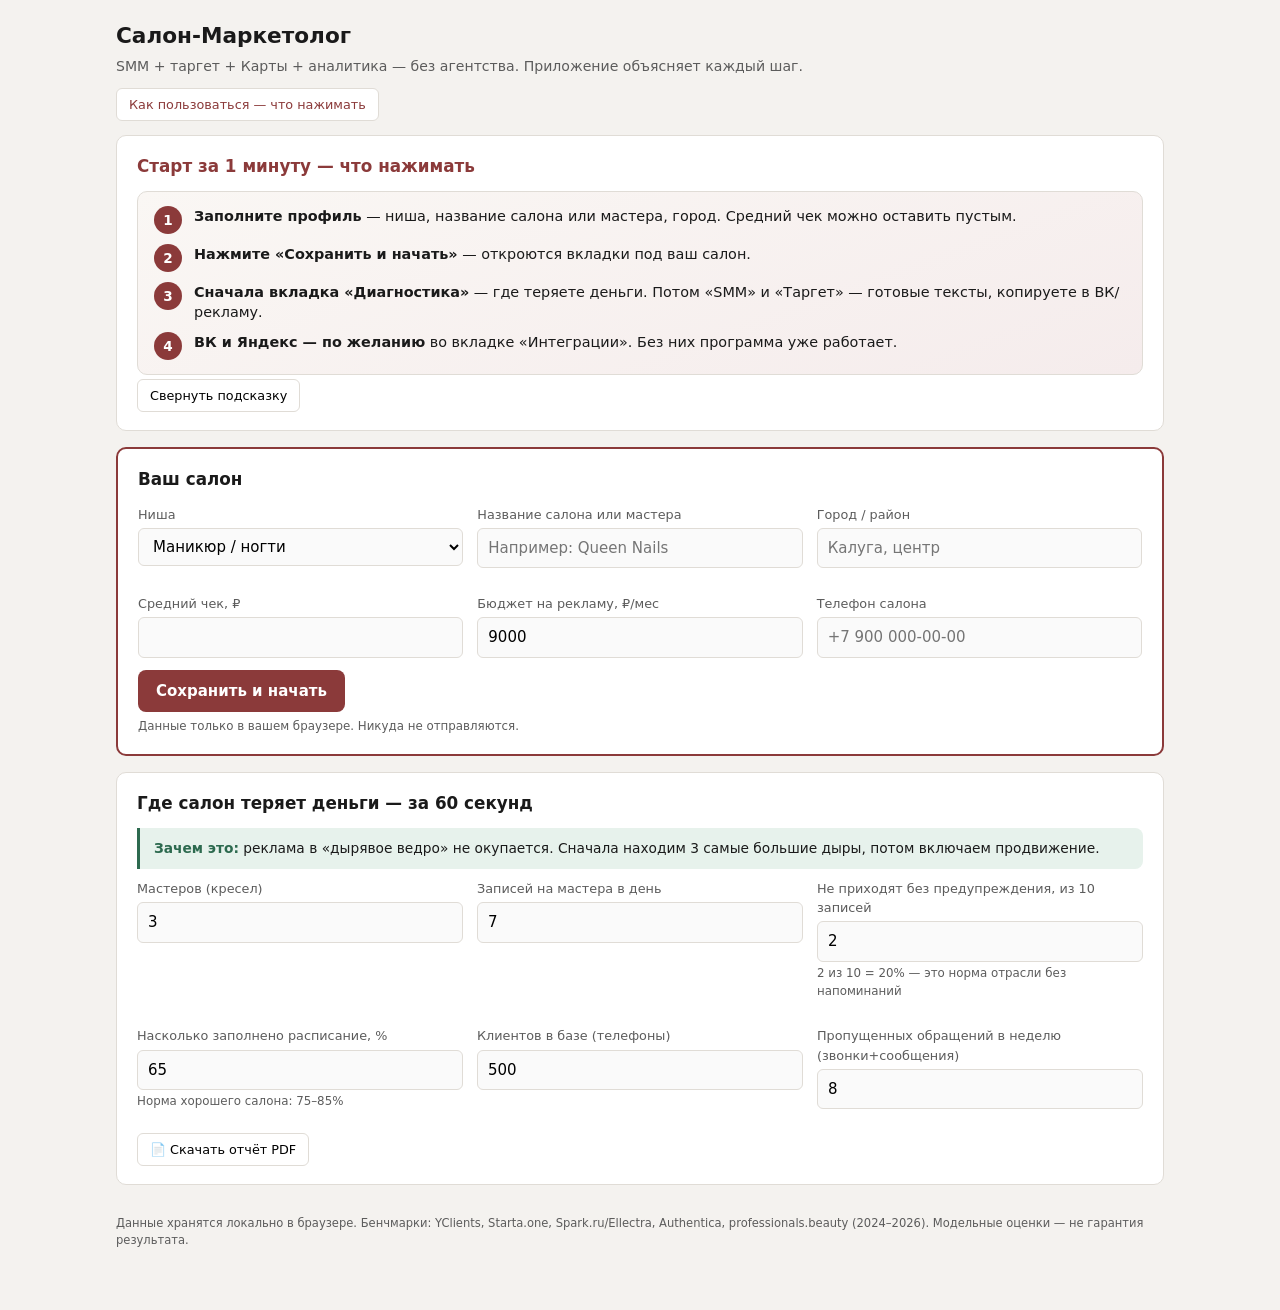
<file: docs/oauth-bridge.html>
<!DOCTYPE html>
<html lang="ru">
<head>
  <meta charset="UTF-8">
  <title>Подключение — Салон-Маркетолог</title>
  <link rel="stylesheet" href="styles.css">
  <style>
    body { display: flex; align-items: center; justify-content: center; min-height: 100vh; margin: 0; }
    .box { text-align: center; max-width: 360px; padding: 24px; }
  </style>
</head>
<body>
  <div class="card box">
    <h2 id="msg">Подключаем…</h2>
    <p class="hint">Окно закроется само. Вернитесь в приложение.</p>
  </div>
  <script>
    (function () {
      var p = new URLSearchParams(location.search);
      var connected = p.get("connected");
      var err = p.get("oauth_error");
      var msg = document.getElementById("msg");
      if (connected === "vk") msg.textContent = "ВКонтакте подключён ✔";
      else if (connected === "yandex") msg.textContent = "Яндекс подключён ✔";
      else if (err) msg.textContent = "Не удалось подключить";
      var payload = { type: "salon-oauth", connected: connected, error: err };
      if (window.opener) {
        try { window.opener.postMessage(payload, location.origin); } catch (e) { /* */ }
        setTimeout(function () { window.close(); }, 600);
      } else {
        var q = connected ? "connected=" + connected : err ? "oauth_error=" + err : "";
        location.replace(q ? "index.html?" + q : "index.html");
      }
    })();
  </script>
</body>
</html>
</file>
<file: docs/styles.css>
:root {
  --bg: #f4f2ef;
  --card: #fff;
  --text: #1a1a1a;
  --muted: #5c5c5c;
  --line: #e0dcd6;
  --accent: #8b3a3a;
  --accent-soft: #f5ecec;
  --ok: #2d6a4f;
  --ok-soft: #e7f2ec;
  --warn: #b45309;
  --warn-soft: #fdf3e7;
  --radius: 10px;
}
* { box-sizing: border-box; }
body {
  margin: 0;
  font-family: "Segoe UI", system-ui, sans-serif;
  background: var(--bg);
  color: var(--text);
  font-size: 15px;
  line-height: 1.5;
}
.wrap { max-width: 1080px; margin: 0 auto; padding: 20px 16px 60px; }
header.app-head { margin-bottom: 14px; }
header.app-head h1 { font-size: 1.35rem; margin: 0; font-weight: 650; }
header.app-head .sub { color: var(--muted); font-size: 0.88rem; margin: 4px 0 10px; }
.howto-toggle {
  font-weight: 600;
  border-color: var(--accent);
  color: var(--accent);
}
.howto-card {
  border: 2px solid var(--accent);
  background: linear-gradient(160deg, #fff 0%, #f5ecec 100%);
}
.howto-card[hidden] { display: none !important; }
.howto-card h2 { color: var(--accent); }

/* Tabs */
nav.tabs {
  display: flex;
  flex-wrap: wrap;
  gap: 6px;
  margin: 16px 0 20px;
  position: sticky;
  top: 0;
  background: var(--bg);
  padding: 8px 0;
  z-index: 5;
}
nav.tabs button {
  border: 1px solid var(--line);
  background: var(--card);
  padding: 8px 14px;
  border-radius: 999px;
  font: inherit;
  font-size: 0.85rem;
  cursor: pointer;
  color: var(--text);
}
nav.tabs button.active {
  background: var(--accent);
  color: #fff;
  border-color: var(--accent);
}
nav.tabs button:hover:not(.active) { border-color: var(--accent); }

.tab-panel { display: none; }
.tab-panel.active { display: block; }

/* Cards */
.card {
  background: var(--card);
  border: 1px solid var(--line);
  border-radius: var(--radius);
  padding: 18px 20px;
  margin-bottom: 16px;
}
.card h2 { font-size: 1.05rem; margin: 0 0 12px; font-weight: 650; }
.card h3 { font-size: 0.85rem; margin: 16px 0 8px; color: var(--muted); text-transform: uppercase; letter-spacing: 0.04em; }
.grid { display: grid; gap: 14px; }
@media (min-width: 760px) {
  .grid-2 { grid-template-columns: 1fr 1fr; }
  .grid-3 { grid-template-columns: 1fr 1fr 1fr; }
}

/* Forms */
label { display: block; font-size: 0.8rem; color: var(--muted); margin-bottom: 4px; }
.field { margin-bottom: 12px; }
input, select, textarea {
  width: 100%;
  padding: 8px 10px;
  border: 1px solid var(--line);
  border-radius: 6px;
  font: inherit;
  background: #fafafa;
}
input:focus, select:focus, textarea:focus {
  outline: 2px solid var(--accent-soft);
  border-color: var(--accent);
}
.hint { font-size: 0.74rem; color: var(--muted); margin-top: 3px; }
button.primary {
  background: var(--accent);
  color: #fff;
  border: none;
  padding: 10px 18px;
  border-radius: 8px;
  font: inherit;
  font-weight: 600;
  cursor: pointer;
}
button.primary:hover { opacity: 0.92; }
button.ghost {
  background: var(--card);
  border: 1px solid var(--line);
  padding: 6px 12px;
  border-radius: 6px;
  font: inherit;
  font-size: 0.8rem;
  cursor: pointer;
}
button.ghost:hover { border-color: var(--accent); color: var(--accent); }

/* Explain callout — «приложение объясняет» */
.explain {
  background: var(--ok-soft);
  border-left: 3px solid var(--ok);
  padding: 10px 14px;
  border-radius: 0 8px 8px 0;
  font-size: 0.86rem;
  margin: 10px 0;
}
.explain b { color: var(--ok); }
.warn-box {
  background: var(--warn-soft);
  border-left: 3px solid var(--warn);
  padding: 10px 14px;
  border-radius: 0 8px 8px 0;
  font-size: 0.86rem;
  margin: 10px 0;
}

/* Content plan */
.day-card {
  border: 1px solid var(--line);
  border-radius: 8px;
  padding: 12px 14px;
  margin-bottom: 10px;
  background: #fdfcfb;
}
.day-card .day-head {
  display: flex;
  justify-content: space-between;
  align-items: center;
  gap: 8px;
  margin-bottom: 6px;
}
.day-card .day-num { font-weight: 700; font-size: 0.9rem; }
.badge {
  font-size: 0.68rem;
  padding: 2px 8px;
  border-radius: 4px;
  background: var(--accent-soft);
  color: var(--accent);
  font-weight: 600;
  white-space: nowrap;
}
.post-text {
  white-space: pre-wrap;
  font-size: 0.88rem;
  background: #fff;
  border: 1px dashed var(--line);
  border-radius: 6px;
  padding: 10px 12px;
  margin: 8px 0;
}
.story-hint { font-size: 0.78rem; color: var(--muted); font-style: italic; }
.copy-btn { float: right; }

/* Checklists */
.check-item {
  display: flex;
  gap: 10px;
  align-items: flex-start;
  padding: 8px 0;
  border-bottom: 1px solid var(--line);
  font-size: 0.9rem;
}
.check-item:last-child { border-bottom: none; }
.check-item input[type="checkbox"] { width: auto; margin-top: 3px; accent-color: var(--ok); }
.check-item.done { color: var(--muted); text-decoration: line-through; }
.progress-line {
  height: 8px;
  background: var(--line);
  border-radius: 4px;
  overflow: hidden;
  margin: 6px 0 14px;
}
.progress-line > div { height: 100%; background: var(--ok); border-radius: 4px; transition: width 0.3s; }

/* Diagnostics rows */
.loss-row {
  display: grid;
  grid-template-columns: 1fr auto;
  gap: 4px 14px;
  padding: 12px 0;
  border-bottom: 1px solid var(--line);
}
.loss-row:last-child { border-bottom: none; }
.loss-name { font-weight: 600; font-size: 0.92rem; }
.loss-val { font-weight: 700; color: var(--accent); white-space: nowrap; }
.loss-fix { grid-column: 1 / -1; font-size: 0.8rem; color: var(--muted); }
.loss-fix a { color: var(--accent); cursor: pointer; text-decoration: underline; }

/* Metrics */
.metric-grid { display: grid; grid-template-columns: repeat(auto-fit, minmax(140px, 1fr)); gap: 10px; margin: 12px 0; }
.metric {
  background: #fdfcfb;
  border: 1px solid var(--line);
  border-radius: 8px;
  padding: 10px 12px;
  text-align: center;
}
.metric .m-val { font-size: 1.2rem; font-weight: 700; }
.metric .m-label { font-size: 0.72rem; color: var(--muted); }
.metric.bad .m-val { color: var(--accent); }
.metric.good .m-val { color: var(--ok); }

/* Integrations */
.int-card { border: 1px solid var(--line); border-radius: 8px; padding: 14px 16px; margin-bottom: 12px; }
.int-card .int-head { display: flex; justify-content: space-between; align-items: center; gap: 10px; flex-wrap: wrap; }
.int-card h4 { margin: 0; font-size: 0.98rem; }
.int-card ol { margin: 8px 0 0; padding-left: 1.3rem; font-size: 0.86rem; }
.int-card .int-what { font-size: 0.84rem; color: var(--muted); margin: 4px 0; }
.int-steps { display: none; margin-top: 8px; }
.int-card.open .int-steps { display: block; }

/* Onboarding */
#onboarding.card { border: 2px solid var(--accent); }
.onboard-form-title {
  font-size: 0.95rem;
  margin: 18px 0 10px;
  font-weight: 650;
  text-transform: none;
  letter-spacing: 0;
  color: var(--text);
}
.howto {
  display: flex;
  flex-direction: column;
  gap: 10px;
  margin: 12px 0 4px;
  padding: 14px 16px;
  background: linear-gradient(160deg, #faf7f4 0%, #f5ecec 100%);
  border-radius: 10px;
  border: 1px solid var(--line);
}
.howto-step {
  display: flex;
  gap: 12px;
  align-items: flex-start;
  font-size: 0.9rem;
  line-height: 1.4;
}
.howto-num {
  flex-shrink: 0;
  width: 28px;
  height: 28px;
  border-radius: 50%;
  background: var(--accent);
  color: #fff;
  font-size: 0.85rem;
  font-weight: 700;
  text-align: center;
  line-height: 28px;
}
.first-tip {
  border-color: var(--ok);
  background: var(--ok-soft);
  padding: 12px 16px;
}
.howto-inline {
  display: flex;
  flex-wrap: wrap;
  align-items: center;
  gap: 8px 12px;
  font-size: 0.9rem;
  margin: 0;
}
.howto-inline .ghost { margin-left: auto; }
.profile-pill {
  display: inline-block;
  background: var(--accent-soft);
  color: var(--accent);
  border-radius: 999px;
  padding: 4px 12px;
  font-size: 0.8rem;
  font-weight: 600;
  margin-right: 6px;
  margin-bottom: 6px;
}
.toast {
  position: fixed;
  bottom: 20px;
  left: 50%;
  transform: translateX(-50%);
  background: var(--text);
  color: #fff;
  padding: 10px 20px;
  border-radius: 8px;
  font-size: 0.85rem;
  opacity: 0;
  pointer-events: none;
  transition: opacity 0.25s;
  z-index: 99;
}
.toast.show { opacity: 1; }
footer { margin-top: 30px; font-size: 0.72rem; color: var(--muted); }

/* Подключение рекламы */
.connect-cards {
  display: grid;
  gap: 16px;
  margin-top: 12px;
}
@media (min-width: 640px) {
  .connect-cards { grid-template-columns: 1fr 1fr; }
}
.connect-card {
  border: 1px solid var(--line);
  border-radius: var(--radius);
  padding: 20px;
  text-align: center;
  background: #fafafa;
}
.connect-card.connected { border-color: var(--ok); background: var(--ok-soft); }
.connect-icon {
  width: 52px; height: 52px; margin: 0 auto 10px;
  border-radius: 12px; background: #4a76a8; color: #fff;
  font-weight: 700; font-size: 1.1rem; line-height: 52px;
}
.connect-icon.ya { background: #fc3f1d; }
.connect-card h3 { margin: 0 0 6px; font-size: 1.1rem; }
.connect-desc { color: var(--muted); font-size: 0.85rem; margin: 0 0 12px; }
.connect-status {
  display: inline-block; padding: 4px 12px; border-radius: 999px;
  font-size: 0.8rem; margin-bottom: 12px;
  background: var(--accent-soft); color: var(--accent);
}
.connect-status.on { background: var(--ok-soft); color: var(--ok); }
.connect-btn { width: 100%; margin-bottom: 6px; }
.connect-disconnect { font-size: 0.8rem; }

.connect-modal {
  position: fixed; inset: 0; z-index: 100;
  background: rgba(26, 26, 26, 0.55);
  display: flex; align-items: center; justify-content: center;
  padding: 16px;
}
.connect-modal[hidden] { display: none; }
.connect-modal-box {
  width: 100%; max-width: 440px; position: relative;
  margin: 0; max-height: 90vh; overflow-y: auto;
}
.connect-modal-close {
  position: absolute; top: 10px; right: 12px;
  border: none; background: none; font-size: 1.5rem;
  cursor: pointer; color: var(--muted); line-height: 1;
}
.connect-steps { margin: 12px 0 16px; }
.connect-step {
  display: flex; gap: 10px; margin-bottom: 10px; font-size: 0.9rem;
}
.connect-step-num {
  flex-shrink: 0; width: 24px; height: 24px; border-radius: 50%;
  background: var(--accent); color: #fff; font-size: 0.75rem;
  font-weight: 700; text-align: center; line-height: 24px;
}
.connect-actions { display: flex; flex-direction: column; gap: 8px; }

.print-only { display: none; }
@media print {
  body { background: #fff; }
  .no-print, nav.tabs, #onboarding, footer, .toast { display: none !important; }
  .tab-panel { display: block !important; }
  .card { break-inside: avoid; border: none; }
  .print-only { display: block; }
}
</file>
